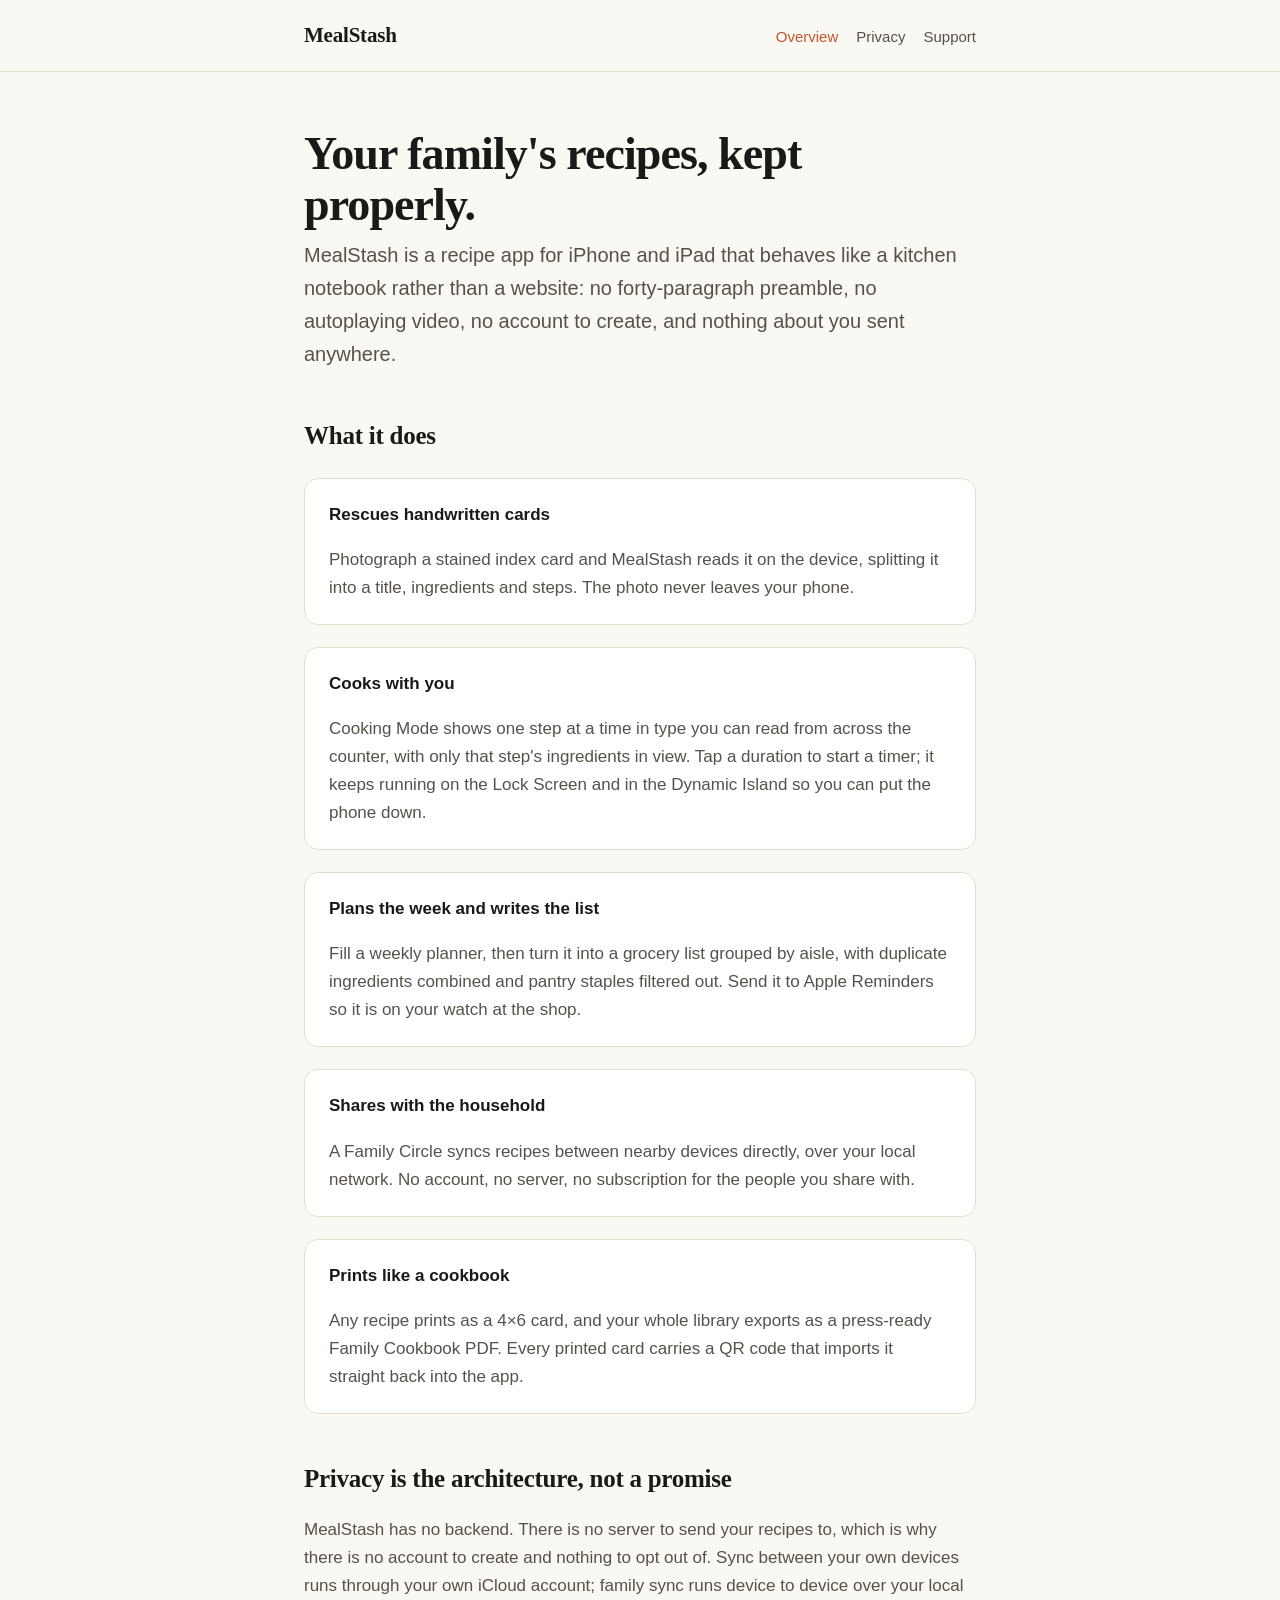
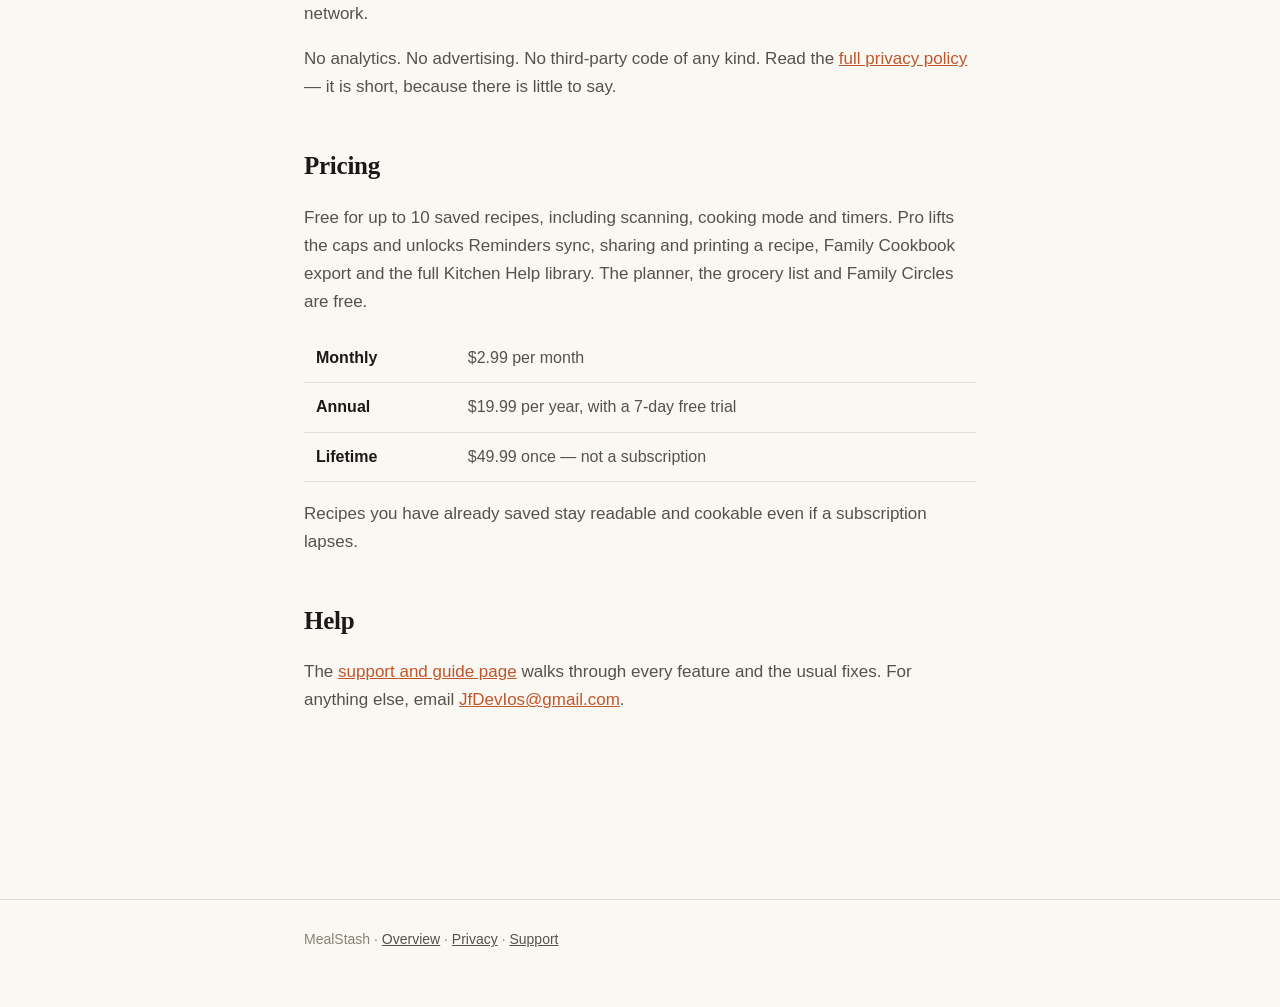
<file: docs/index.html>
<!doctype html>
<html lang="en">
<head>
<meta charset="utf-8">
<meta name="viewport" content="width=device-width, initial-scale=1">
<title>MealStash — a calm, private recipe companion for iPhone and iPad</title>
<meta name="description" content="Scan handwritten recipe cards, cook with big type and live timers, plan the week, and share with family — with no account and no data collection.">
<link rel="stylesheet" href="style.css">
</head>
<body>
<header class="site">
  <div class="wrap">
    <a class="mark" href="./">MealStash</a>
    <nav>
      <a href="./" aria-current="page">Overview</a>
      <a href="privacy.html">Privacy</a>
      <a href="support.html">Support</a>
    </nav>
  </div>
</header>

<main class="wrap">
  <h1>Your family's recipes, kept properly.</h1>
  <p class="lede">MealStash is a recipe app for iPhone and iPad that behaves like a kitchen notebook rather than a website: no forty-paragraph preamble, no autoplaying video, no account to create, and nothing about you sent anywhere.</p>

  <h2>What it does</h2>

  <div class="card">
    <h3>Rescues handwritten cards</h3>
    <p>Photograph a stained index card and MealStash reads it on the device, splitting it into a title, ingredients and steps. The photo never leaves your phone.</p>
  </div>

  <div class="card">
    <h3>Cooks with you</h3>
    <p>Cooking Mode shows one step at a time in type you can read from across the counter, with only that step's ingredients in view. Tap a duration to start a timer; it keeps running on the Lock Screen and in the Dynamic Island so you can put the phone down.</p>
  </div>

  <div class="card">
    <h3>Plans the week and writes the list</h3>
    <p>Fill a weekly planner, then turn it into a grocery list grouped by aisle, with duplicate ingredients combined and pantry staples filtered out. Send it to Apple Reminders so it is on your watch at the shop.</p>
  </div>

  <div class="card">
    <h3>Shares with the household</h3>
    <p>A Family Circle syncs recipes between nearby devices directly, over your local network. No account, no server, no subscription for the people you share with.</p>
  </div>

  <div class="card">
    <h3>Prints like a cookbook</h3>
    <p>Any recipe prints as a 4×6 card, and your whole library exports as a press-ready Family Cookbook PDF. Every printed card carries a QR code that imports it straight back into the app.</p>
  </div>

  <h2>Privacy is the architecture, not a promise</h2>
  <p>MealStash has no backend. There is no server to send your recipes to, which is why there is no account to create and nothing to opt out of. Sync between your own devices runs through your own iCloud account; family sync runs device to device over your local network.</p>
  <p>No analytics. No advertising. No third-party code of any kind. Read the <a href="privacy.html">full privacy policy</a> — it is short, because there is little to say.</p>

  <h2>Pricing</h2>
  <p>Free for up to 10 saved recipes, including scanning, cooking mode and timers. Pro lifts the caps and unlocks Reminders sync, sharing and printing a recipe, Family Cookbook export and the full Kitchen Help library. The planner, the grocery list and Family Circles are free.</p>
  <table>
    <tr><th>Monthly</th><td>$2.99 per month</td></tr>
    <tr><th>Annual</th><td>$19.99 per year, with a 7-day free trial</td></tr>
    <tr><th>Lifetime</th><td>$49.99 once — not a subscription</td></tr>
  </table>
  <p>Recipes you have already saved stay readable and cookable even if a subscription lapses.</p>

  <h2>Help</h2>
  <p>The <a href="support.html">support and guide page</a> walks through every feature and the usual fixes. For anything else, email <a href="mailto:JfDevIos@gmail.com">JfDevIos@gmail.com</a>.</p>
</main>

<footer class="site">
  <div class="wrap">
    MealStash · <a href="./">Overview</a> · <a href="privacy.html">Privacy</a> · <a href="support.html">Support</a>
  </div>
</footer>
</body>
</html>
</file>
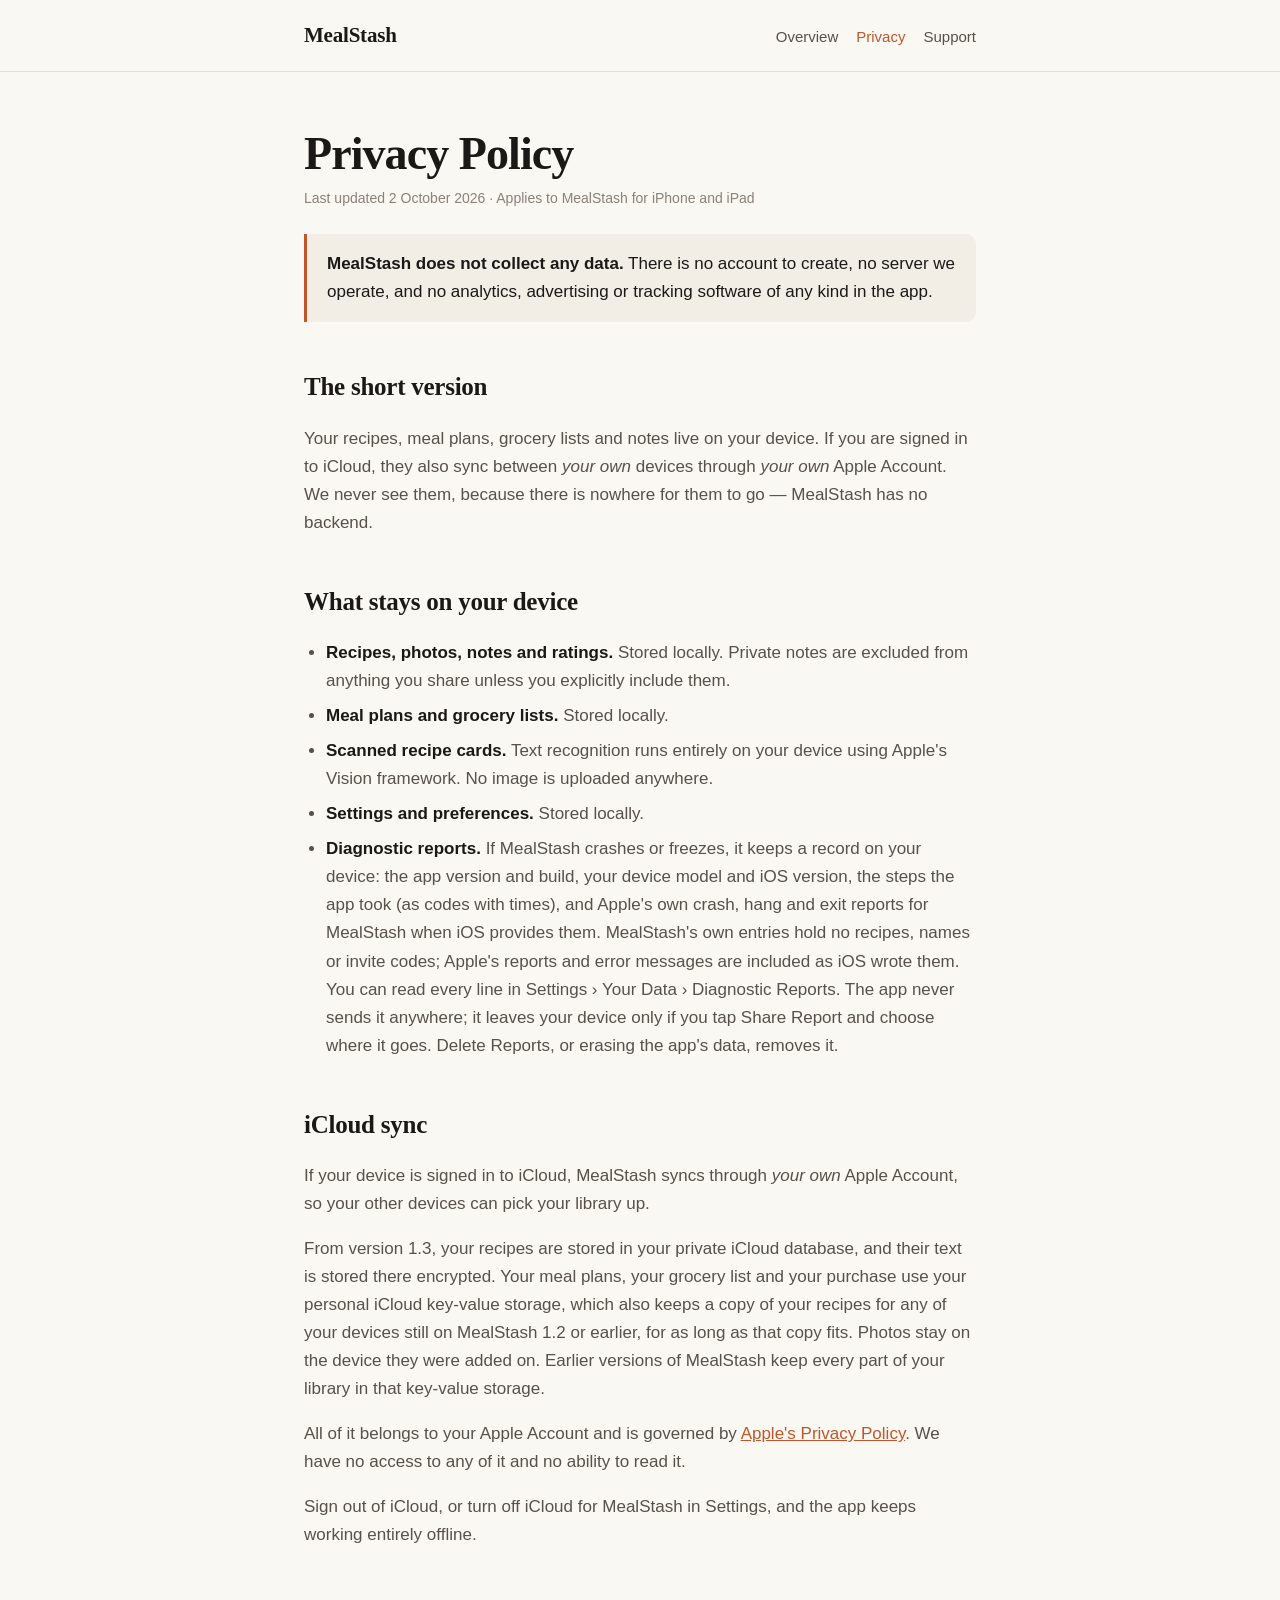
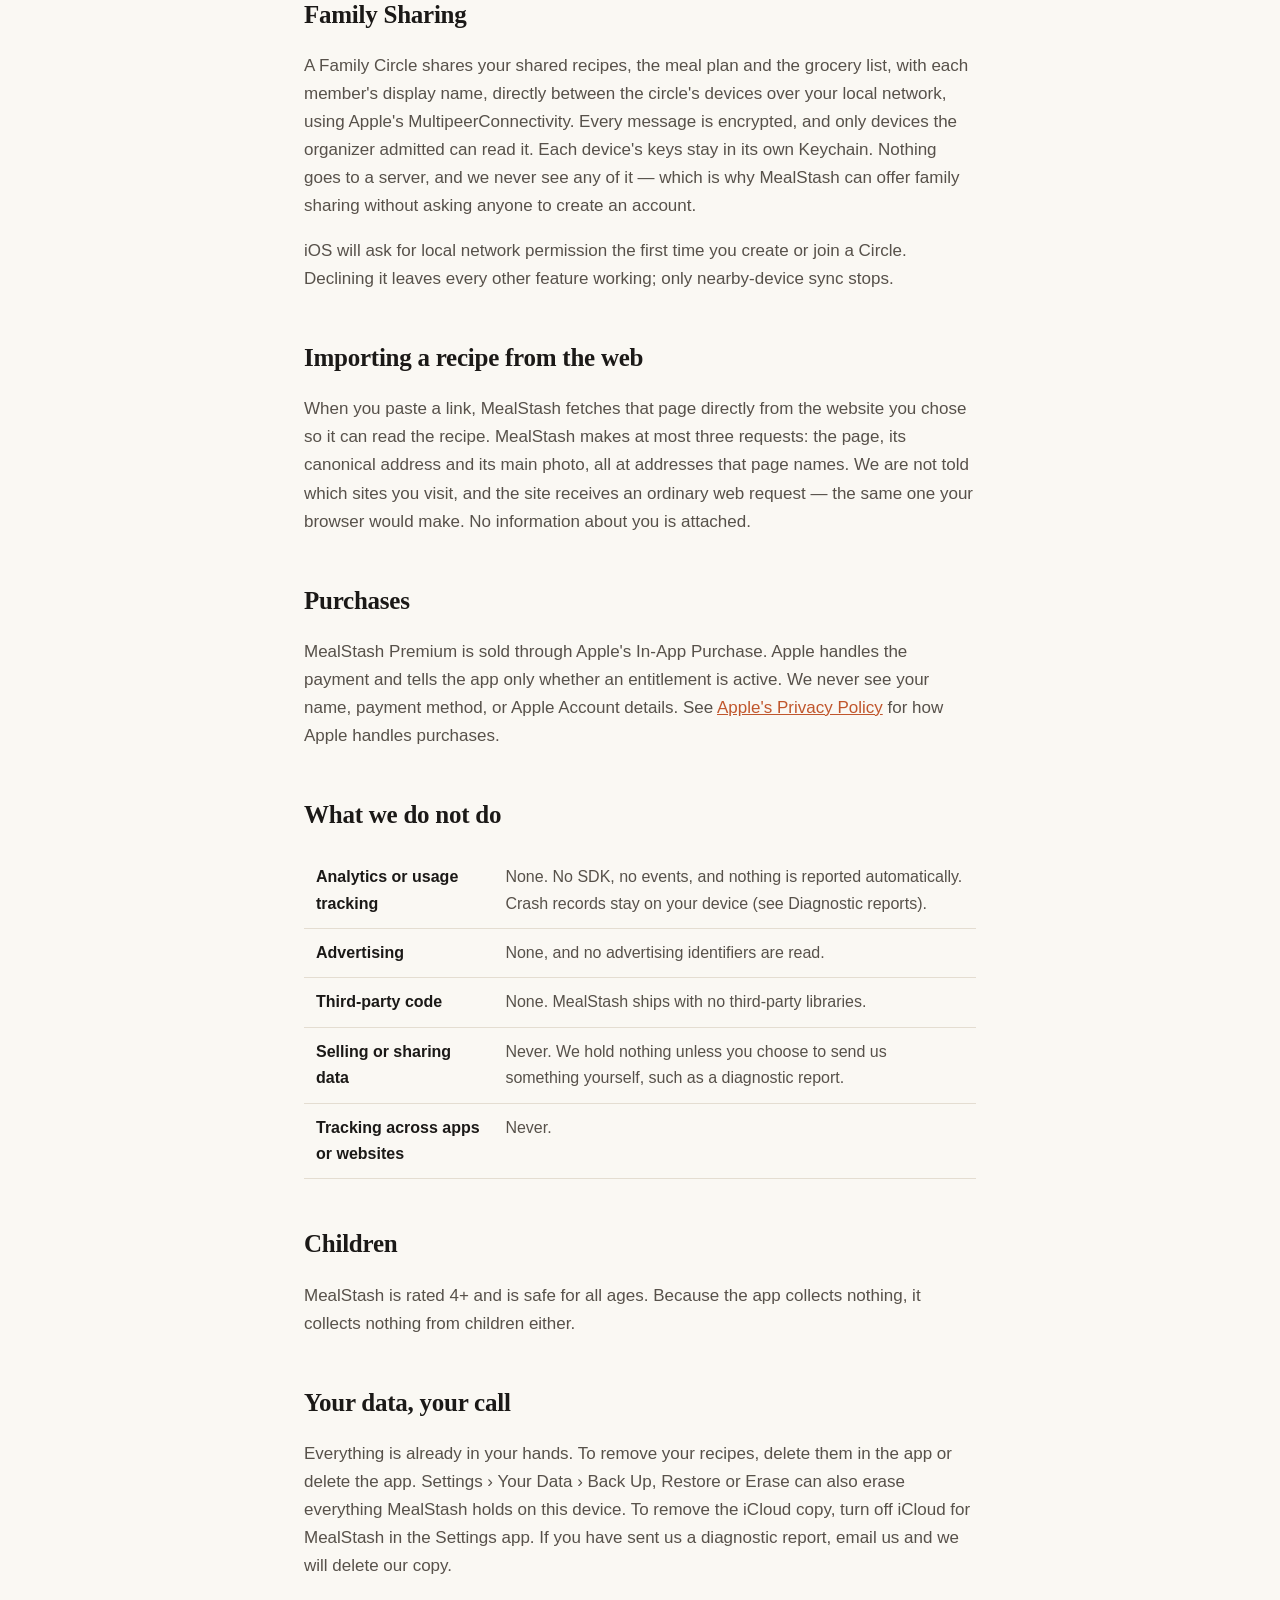
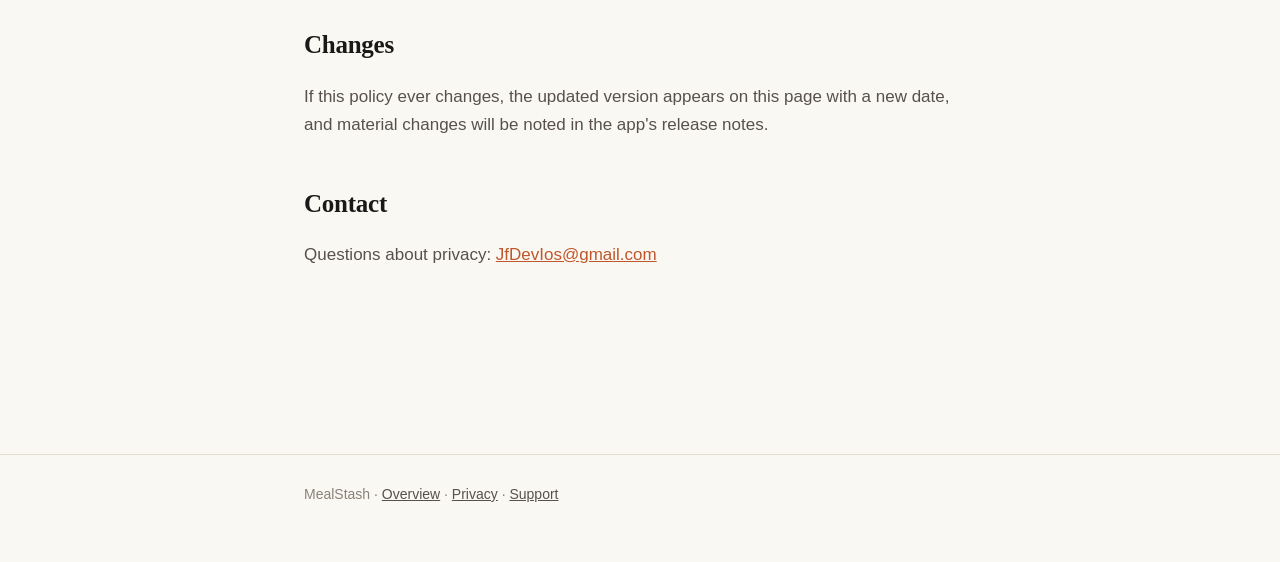
<file: docs/privacy.html>
<!doctype html>
<html lang="en">
<head>
<meta charset="utf-8">
<meta name="viewport" content="width=device-width, initial-scale=1">
<title>Privacy Policy — MealStash</title>
<meta name="description" content="MealStash collects no data. Your recipes stay on your device and in your own iCloud account.">
<link rel="stylesheet" href="style.css">
</head>
<body>
<header class="site">
  <div class="wrap">
    <a class="mark" href="./">MealStash</a>
    <nav>
      <a href="./">Overview</a>
      <a href="privacy.html" aria-current="page">Privacy</a>
      <a href="support.html">Support</a>
    </nav>
  </div>
</header>

<main class="wrap">
  <h1>Privacy Policy</h1>
  <p class="meta">Last updated 2 October 2026 · Applies to MealStash for iPhone and iPad</p>

  <div class="callout">
    <p><strong>MealStash does not collect any data.</strong> There is no account to create, no server we operate, and no analytics, advertising or tracking software of any kind in the app.</p>
  </div>

  <h2>The short version</h2>
  <p>Your recipes, meal plans, grocery lists and notes live on your device. If you are signed in to iCloud, they also sync between <em>your own</em> devices through <em>your own</em> Apple Account. We never see them, because there is nowhere for them to go — MealStash has no backend.</p>

  <h2>What stays on your device</h2>
  <ul>
    <li><strong>Recipes, photos, notes and ratings.</strong> Stored locally. Private notes are excluded from anything you share unless you explicitly include them.</li>
    <li><strong>Meal plans and grocery lists.</strong> Stored locally.</li>
    <li><strong>Scanned recipe cards.</strong> Text recognition runs entirely on your device using Apple's Vision framework. No image is uploaded anywhere.</li>
    <li><strong>Settings and preferences.</strong> Stored locally.</li>
    <li><strong>Diagnostic reports.</strong> If MealStash crashes or freezes, it keeps a record on your device: the app version and build, your device model and iOS version, the steps the app took (as codes with times), and Apple's own crash, hang and exit reports for MealStash when iOS provides them. MealStash's own entries hold no recipes, names or invite codes; Apple's reports and error messages are included as iOS wrote them. You can read every line in Settings › Your Data › Diagnostic Reports. The app never sends it anywhere; it leaves your device only if you tap Share Report and choose where it goes. Delete Reports, or erasing the app's data, removes it.</li>
  </ul>

  <h2>iCloud sync</h2>
  <p>If your device is signed in to iCloud, MealStash syncs through <em>your own</em> Apple Account, so your other devices can pick your library up.</p>
  <p>From version 1.3, your recipes are stored in your private iCloud database, and their text is stored there encrypted. Your meal plans, your grocery list and your purchase use your personal iCloud key-value storage, which also keeps a copy of your recipes for any of your devices still on MealStash 1.2 or earlier, for as long as that copy fits. Photos stay on the device they were added on. Earlier versions of MealStash keep every part of your library in that key-value storage.</p>
  <p>All of it belongs to your Apple Account and is governed by <a href="https://www.apple.com/legal/privacy/">Apple's Privacy Policy</a>. We have no access to any of it and no ability to read it.</p>
  <p>Sign out of iCloud, or turn off iCloud for MealStash in Settings, and the app keeps working entirely offline.</p>

  <h2>Family Sharing</h2>
  <p>A Family Circle shares your shared recipes, the meal plan and the grocery list, with each member's display name, directly between the circle's devices over your local network, using Apple's MultipeerConnectivity. Every message is encrypted, and only devices the organizer admitted can read it. Each device's keys stay in its own Keychain. Nothing goes to a server, and we never see any of it — which is why MealStash can offer family sharing without asking anyone to create an account.</p>
  <p>iOS will ask for local network permission the first time you create or join a Circle. Declining it leaves every other feature working; only nearby-device sync stops.</p>

  <h2>Importing a recipe from the web</h2>
  <p>When you paste a link, MealStash fetches that page directly from the website you chose so it can read the recipe. MealStash makes at most three requests: the page, its canonical address and its main photo, all at addresses that page names. We are not told which sites you visit, and the site receives an ordinary web request — the same one your browser would make. No information about you is attached.</p>

  <h2>Purchases</h2>
  <p>MealStash Premium is sold through Apple's In-App Purchase. Apple handles the payment and tells the app only whether an entitlement is active. We never see your name, payment method, or Apple Account details. See <a href="https://www.apple.com/legal/privacy/">Apple's Privacy Policy</a> for how Apple handles purchases.</p>

  <h2>What we do not do</h2>
  <table>
    <tr><th>Analytics or usage tracking</th><td>None. No SDK, no events, and nothing is reported automatically. Crash records stay on your device (see Diagnostic reports).</td></tr>
    <tr><th>Advertising</th><td>None, and no advertising identifiers are read.</td></tr>
    <tr><th>Third-party code</th><td>None. MealStash ships with no third-party libraries.</td></tr>
    <tr><th>Selling or sharing data</th><td>Never. We hold nothing unless you choose to send us something yourself, such as a diagnostic report.</td></tr>
    <tr><th>Tracking across apps or websites</th><td>Never.</td></tr>
  </table>

  <h2>Children</h2>
  <p>MealStash is rated 4+ and is safe for all ages. Because the app collects nothing, it collects nothing from children either.</p>

  <h2>Your data, your call</h2>
  <p>Everything is already in your hands. To remove your recipes, delete them in the app or delete the app. Settings › Your Data › Back Up, Restore or Erase can also erase everything MealStash holds on this device. To remove the iCloud copy, turn off iCloud for MealStash in the Settings app. If you have sent us a diagnostic report, email us and we will delete our copy.</p>

  <h2>Changes</h2>
  <p>If this policy ever changes, the updated version appears on this page with a new date, and material changes will be noted in the app's release notes.</p>

  <h2>Contact</h2>
  <p>Questions about privacy: <a href="mailto:JfDevIos@gmail.com">JfDevIos@gmail.com</a></p>
</main>

<footer class="site">
  <div class="wrap">
    MealStash · <a href="./">Overview</a> · <a href="privacy.html">Privacy</a> · <a href="support.html">Support</a>
  </div>
</footer>
</body>
</html>
</file>
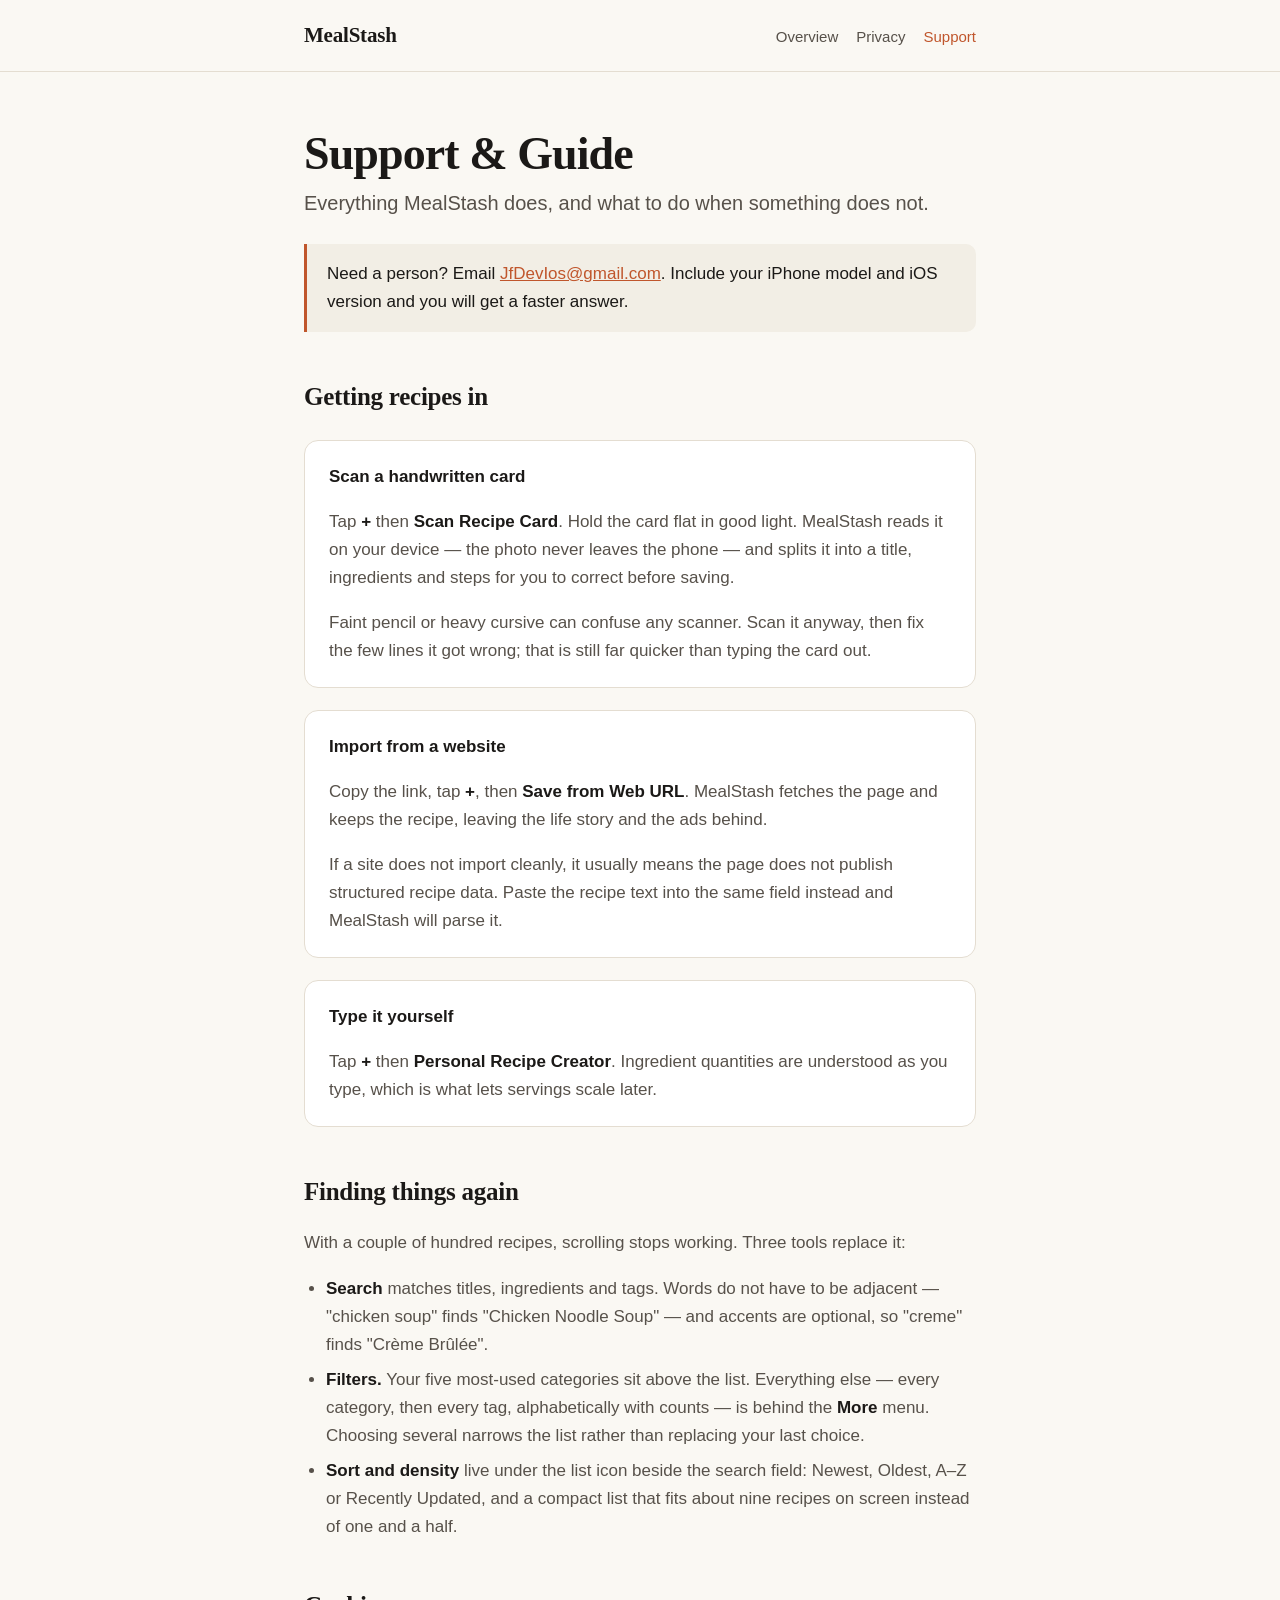
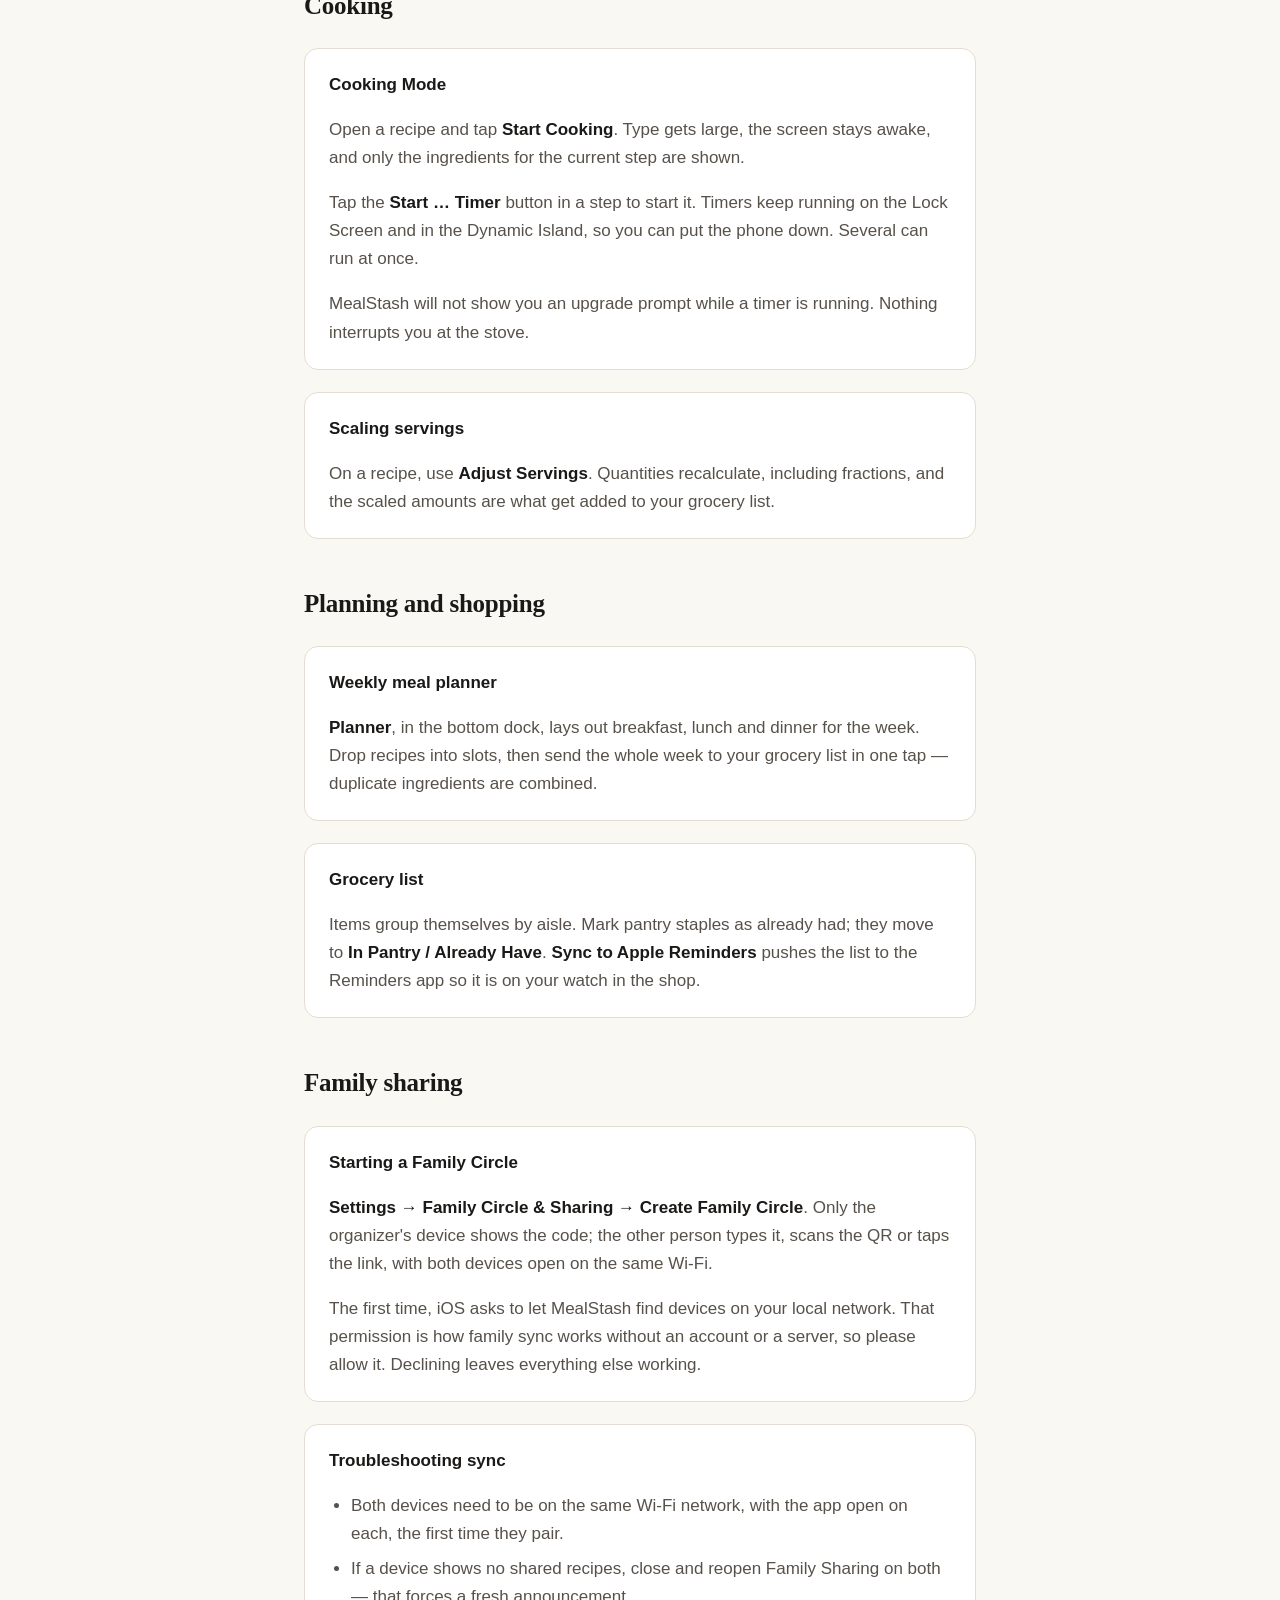
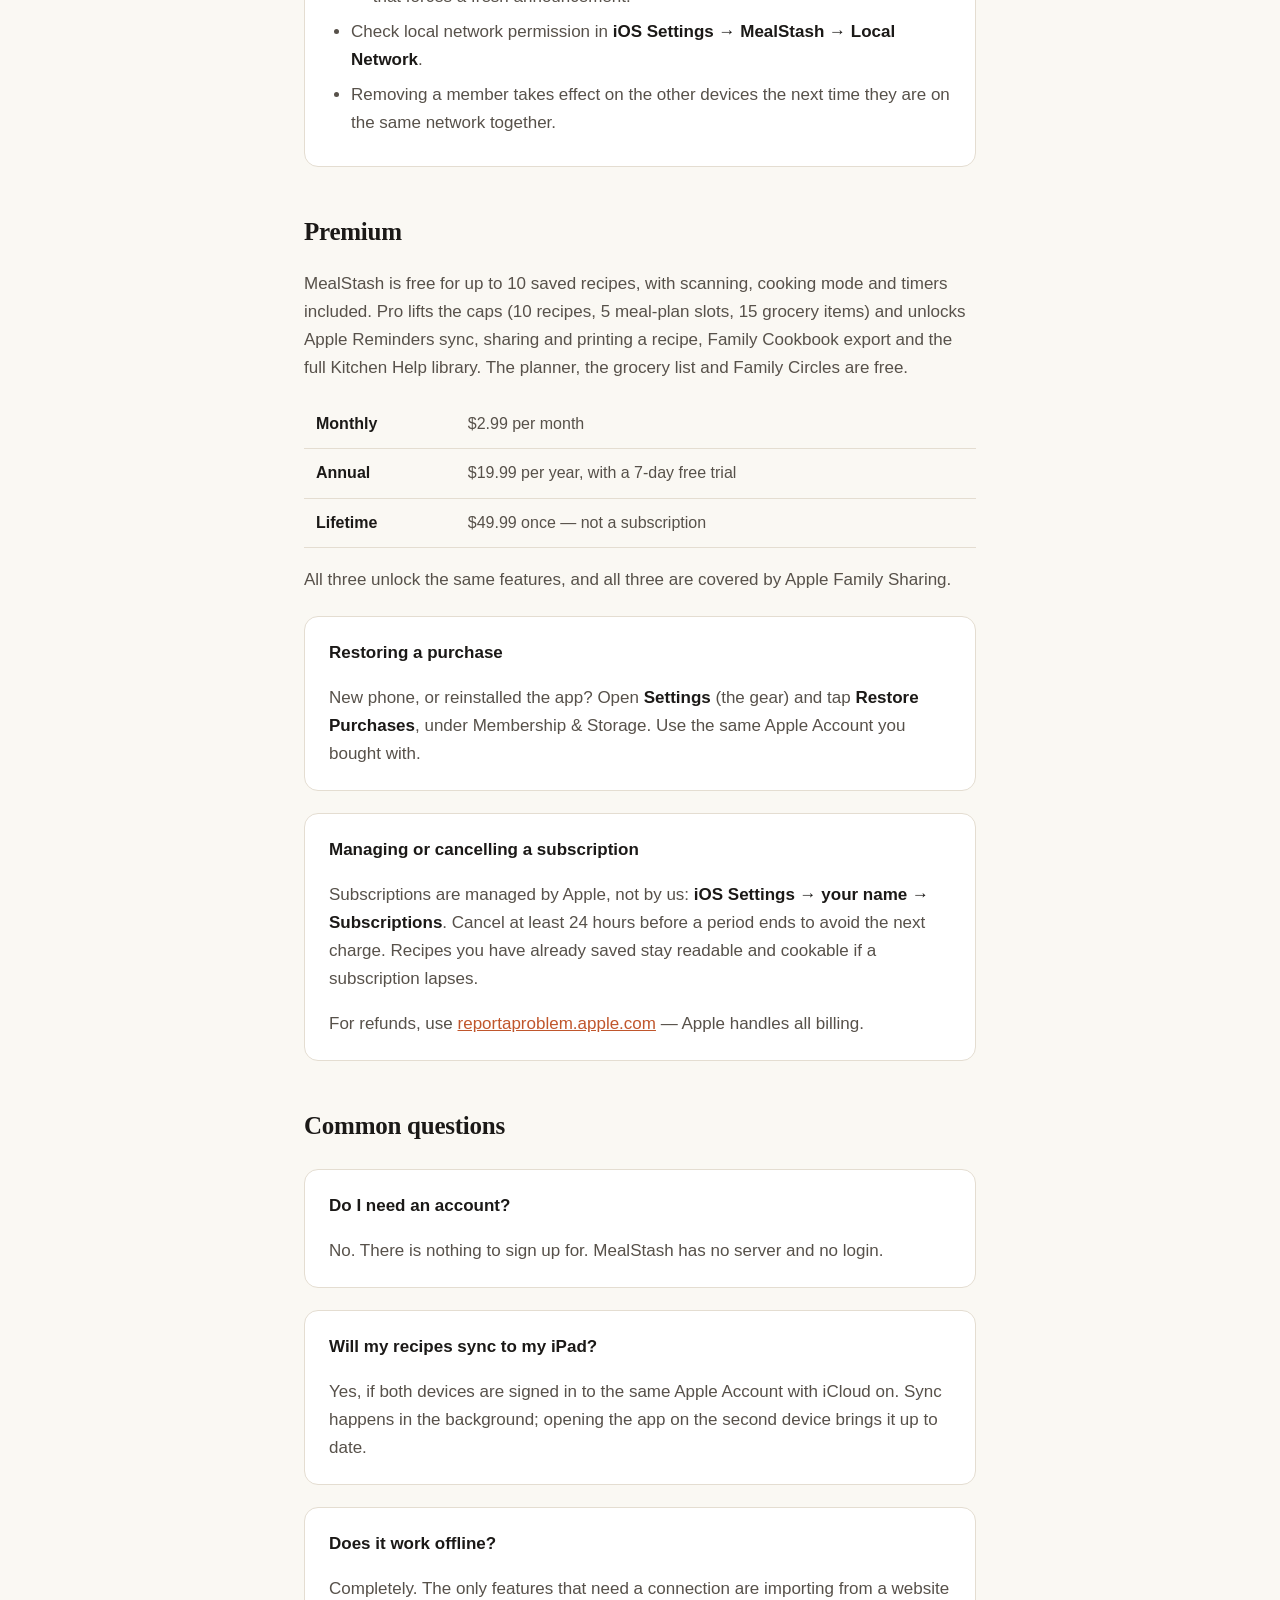
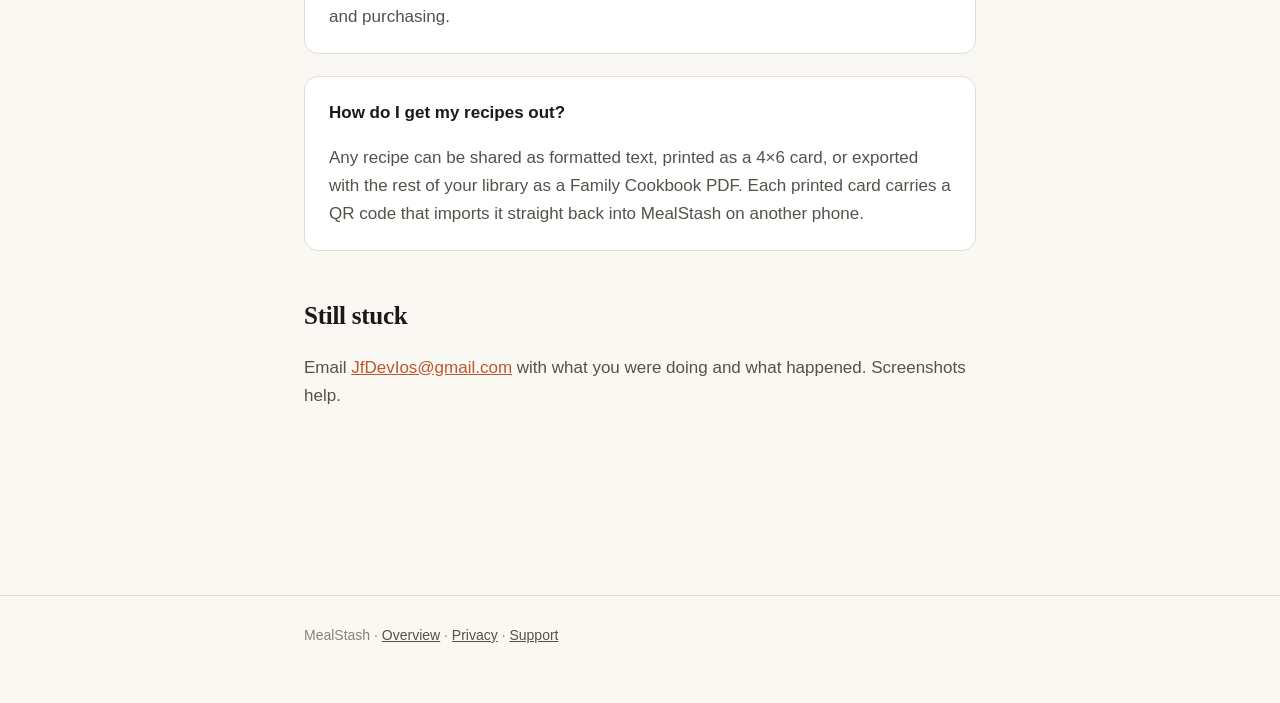
<file: docs/support.html>
<!doctype html>
<html lang="en">
<head>
<meta charset="utf-8">
<meta name="viewport" content="width=device-width, initial-scale=1">
<title>Support &amp; Guide — MealStash</title>
<meta name="description" content="How to use MealStash: scanning recipe cards, cooking mode, meal planning, grocery lists, family sharing, and Premium.">
<link rel="stylesheet" href="style.css">
</head>
<body>
<header class="site">
  <div class="wrap">
    <a class="mark" href="./">MealStash</a>
    <nav>
      <a href="./">Overview</a>
      <a href="privacy.html">Privacy</a>
      <a href="support.html" aria-current="page">Support</a>
    </nav>
  </div>
</header>

<main class="wrap">
  <h1>Support &amp; Guide</h1>
  <p class="lede">Everything MealStash does, and what to do when something does not.</p>

  <div class="callout">
    <p>Need a person? Email <a href="mailto:JfDevIos@gmail.com">JfDevIos@gmail.com</a>. Include your iPhone model and iOS version and you will get a faster answer.</p>
  </div>

  <h2>Getting recipes in</h2>

  <div class="card">
    <h3>Scan a handwritten card</h3>
    <p>Tap <strong>+</strong> then <strong>Scan Recipe Card</strong>. Hold the card flat in good light. MealStash reads it on your device — the photo never leaves the phone — and splits it into a title, ingredients and steps for you to correct before saving.</p>
    <p>Faint pencil or heavy cursive can confuse any scanner. Scan it anyway, then fix the few lines it got wrong; that is still far quicker than typing the card out.</p>
  </div>

  <div class="card">
    <h3>Import from a website</h3>
    <p>Copy the link, tap <strong>+</strong>, then <strong>Save from Web URL</strong>. MealStash fetches the page and keeps the recipe, leaving the life story and the ads behind.</p>
    <p>If a site does not import cleanly, it usually means the page does not publish structured recipe data. Paste the recipe text into the same field instead and MealStash will parse it.</p>
  </div>

  <div class="card">
    <h3>Type it yourself</h3>
    <p>Tap <strong>+</strong> then <strong>Personal Recipe Creator</strong>. Ingredient quantities are understood as you type, which is what lets servings scale later.</p>
  </div>

  <h2>Finding things again</h2>
  <p>With a couple of hundred recipes, scrolling stops working. Three tools replace it:</p>
  <ul>
    <li><strong>Search</strong> matches titles, ingredients and tags. Words do not have to be adjacent — "chicken soup" finds "Chicken Noodle Soup" — and accents are optional, so "creme" finds "Crème Brûlée".</li>
    <li><strong>Filters.</strong> Your five most-used categories sit above the list. Everything else — every category, then every tag, alphabetically with counts — is behind the <strong>More</strong> menu. Choosing several narrows the list rather than replacing your last choice.</li>
    <li><strong>Sort and density</strong> live under the list icon beside the search field: Newest, Oldest, A–Z or Recently Updated, and a compact list that fits about nine recipes on screen instead of one and a half.</li>
  </ul>

  <h2>Cooking</h2>
  <div class="card">
    <h3>Cooking Mode</h3>
    <p>Open a recipe and tap <strong>Start Cooking</strong>. Type gets large, the screen stays awake, and only the ingredients for the current step are shown.</p>
    <p>Tap the <strong>Start … Timer</strong> button in a step to start it. Timers keep running on the Lock Screen and in the Dynamic Island, so you can put the phone down. Several can run at once.</p>
    <p>MealStash will not show you an upgrade prompt while a timer is running. Nothing interrupts you at the stove.</p>
  </div>

  <div class="card">
    <h3>Scaling servings</h3>
    <p>On a recipe, use <strong>Adjust Servings</strong>. Quantities recalculate, including fractions, and the scaled amounts are what get added to your grocery list.</p>
  </div>

  <h2>Planning and shopping</h2>
  <div class="card">
    <h3>Weekly meal planner</h3>
    <p><strong>Planner</strong>, in the bottom dock, lays out breakfast, lunch and dinner for the week. Drop recipes into slots, then send the whole week to your grocery list in one tap — duplicate ingredients are combined.</p>
  </div>
  <div class="card">
    <h3>Grocery list</h3>
    <p>Items group themselves by aisle. Mark pantry staples as already had; they move to <strong>In Pantry / Already Have</strong>. <strong>Sync to Apple Reminders</strong> pushes the list to the Reminders app so it is on your watch in the shop.</p>
  </div>

  <h2>Family sharing</h2>
  <div class="card">
    <h3>Starting a Family Circle</h3>
    <p><strong>Settings → Family Circle &amp; Sharing → Create Family Circle</strong>. Only the organizer's device shows the code; the other person types it, scans the QR or taps the link, with both devices open on the same Wi-Fi.</p>
    <p>The first time, iOS asks to let MealStash find devices on your local network. That permission is how family sync works without an account or a server, so please allow it. Declining leaves everything else working.</p>
  </div>
  <div class="card">
    <h3>Troubleshooting sync</h3>
    <ul>
      <li>Both devices need to be on the same Wi-Fi network, with the app open on each, the first time they pair.</li>
      <li>If a device shows no shared recipes, close and reopen Family Sharing on both — that forces a fresh announcement.</li>
      <li>Check local network permission in <strong>iOS Settings → MealStash → Local Network</strong>.</li>
      <li>Removing a member takes effect on the other devices the next time they are on the same network together.</li>
    </ul>
  </div>

  <h2>Premium</h2>
  <p>MealStash is free for up to 10 saved recipes, with scanning, cooking mode and timers included. Pro lifts the caps (10 recipes, 5 meal-plan slots, 15 grocery items) and unlocks Apple Reminders sync, sharing and printing a recipe, Family Cookbook export and the full Kitchen Help library. The planner, the grocery list and Family Circles are free.</p>
  <table>
    <tr><th>Monthly</th><td>$2.99 per month</td></tr>
    <tr><th>Annual</th><td>$19.99 per year, with a 7-day free trial</td></tr>
    <tr><th>Lifetime</th><td>$49.99 once — not a subscription</td></tr>
  </table>
  <p>All three unlock the same features, and all three are covered by Apple Family Sharing.</p>

  <div class="card">
    <h3>Restoring a purchase</h3>
    <p>New phone, or reinstalled the app? Open <strong>Settings</strong> (the gear) and tap <strong>Restore Purchases</strong>, under Membership &amp; Storage. Use the same Apple Account you bought with.</p>
  </div>
  <div class="card">
    <h3>Managing or cancelling a subscription</h3>
    <p>Subscriptions are managed by Apple, not by us: <strong>iOS Settings → your name → Subscriptions</strong>. Cancel at least 24 hours before a period ends to avoid the next charge. Recipes you have already saved stay readable and cookable if a subscription lapses.</p>
    <p>For refunds, use <a href="https://reportaproblem.apple.com">reportaproblem.apple.com</a> — Apple handles all billing.</p>
  </div>

  <h2>Common questions</h2>
  <div class="card">
    <h3>Do I need an account?</h3>
    <p>No. There is nothing to sign up for. MealStash has no server and no login.</p>
  </div>
  <div class="card">
    <h3>Will my recipes sync to my iPad?</h3>
    <p>Yes, if both devices are signed in to the same Apple Account with iCloud on. Sync happens in the background; opening the app on the second device brings it up to date.</p>
  </div>
  <div class="card">
    <h3>Does it work offline?</h3>
    <p>Completely. The only features that need a connection are importing from a website and purchasing.</p>
  </div>
  <div class="card">
    <h3>How do I get my recipes out?</h3>
    <p>Any recipe can be shared as formatted text, printed as a 4×6 card, or exported with the rest of your library as a Family Cookbook PDF. Each printed card carries a QR code that imports it straight back into MealStash on another phone.</p>
  </div>

  <h2>Still stuck</h2>
  <p>Email <a href="mailto:JfDevIos@gmail.com">JfDevIos@gmail.com</a> with what you were doing and what happened. Screenshots help.</p>
</main>

<footer class="site">
  <div class="wrap">
    MealStash · <a href="./">Overview</a> · <a href="privacy.html">Privacy</a> · <a href="support.html">Support</a>
  </div>
</footer>
</body>
</html>
</file>
<file: docs/style.css>
:root {
  --paper: #faf8f3;
  --paper-2: #f2eee5;
  --card: #ffffff;
  --ink: #1b1917;
  --ink-2: #57514a;
  --ink-3: #8a8177;
  --terracotta: #c0562c;
  --rule: #e4ddd1;
}

* { box-sizing: border-box; }

html { -webkit-text-size-adjust: 100%; }

body {
  margin: 0;
  background: var(--paper);
  color: var(--ink);
  font: 17px/1.65 -apple-system, BlinkMacSystemFont, "Segoe UI", Roboto, Helvetica, Arial, sans-serif;
}

.wrap { max-width: 720px; margin: 0 auto; padding: 0 24px 96px; }

header.site {
  border-bottom: 1px solid var(--rule);
  background: var(--paper);
  position: sticky;
  top: 0;
  z-index: 10;
}
header.site .wrap {
  padding: 18px 24px;
  display: flex;
  align-items: baseline;
  gap: 20px;
  flex-wrap: wrap;
}
header.site .mark {
  font-family: "Iowan Old Style", "Palatino Linotype", Palatino, Georgia, serif;
  font-size: 21px;
  font-weight: 700;
  color: var(--ink);
  text-decoration: none;
  letter-spacing: -0.01em;
}
header.site nav { display: flex; gap: 18px; margin-left: auto; }
header.site nav a {
  color: var(--ink-2);
  text-decoration: none;
  font-size: 15px;
}
header.site nav a:hover, header.site nav a[aria-current] { color: var(--terracotta); }

h1 {
  font-family: "Iowan Old Style", "Palatino Linotype", Palatino, Georgia, serif;
  font-size: clamp(32px, 6vw, 46px);
  line-height: 1.12;
  letter-spacing: -0.02em;
  margin: 56px 0 8px;
}
h2 {
  font-family: "Iowan Old Style", "Palatino Linotype", Palatino, Georgia, serif;
  font-size: 25px;
  letter-spacing: -0.01em;
  margin: 44px 0 10px;
}
h3 { font-size: 17px; margin: 28px 0 6px; }

.lede { font-size: 20px; color: var(--ink-2); margin: 0 0 8px; }
.meta { color: var(--ink-3); font-size: 14px; margin: 0 0 8px; }

p, li { color: var(--ink-2); }
strong { color: var(--ink); font-weight: 600; }
a { color: var(--terracotta); }

ul { padding-left: 22px; }
li { margin: 7px 0; }

.card {
  background: var(--card);
  border: 1px solid var(--rule);
  border-radius: 14px;
  padding: 22px 24px;
  margin: 22px 0;
}
.card h3 { margin-top: 0; }
.card p:last-child, .card ul:last-child { margin-bottom: 0; }

.callout {
  background: var(--paper-2);
  border-left: 3px solid var(--terracotta);
  border-radius: 0 10px 10px 0;
  padding: 16px 20px;
  margin: 24px 0;
}
.callout p { margin: 0; color: var(--ink); }

table { width: 100%; border-collapse: collapse; margin: 18px 0; font-size: 16px; }
th, td { text-align: left; padding: 11px 12px; border-bottom: 1px solid var(--rule); vertical-align: top; }
th { color: var(--ink); font-weight: 600; }
td { color: var(--ink-2); }

footer.site {
  border-top: 1px solid var(--rule);
  margin-top: 72px;
  padding: 28px 0 56px;
  color: var(--ink-3);
  font-size: 14px;
}
footer.site .wrap { padding-bottom: 0; }
footer.site a { color: var(--ink-2); }

@media (prefers-color-scheme: dark) {
  :root {
    --paper: #171614;
    --paper-2: #211f1c;
    --card: #1f1d1a;
    --ink: #f3efe8;
    --ink-2: #c3bbb0;
    --ink-3: #8b8278;
    --terracotta: #e0855c;
    --rule: #332f2a;
  }
}
</file>
